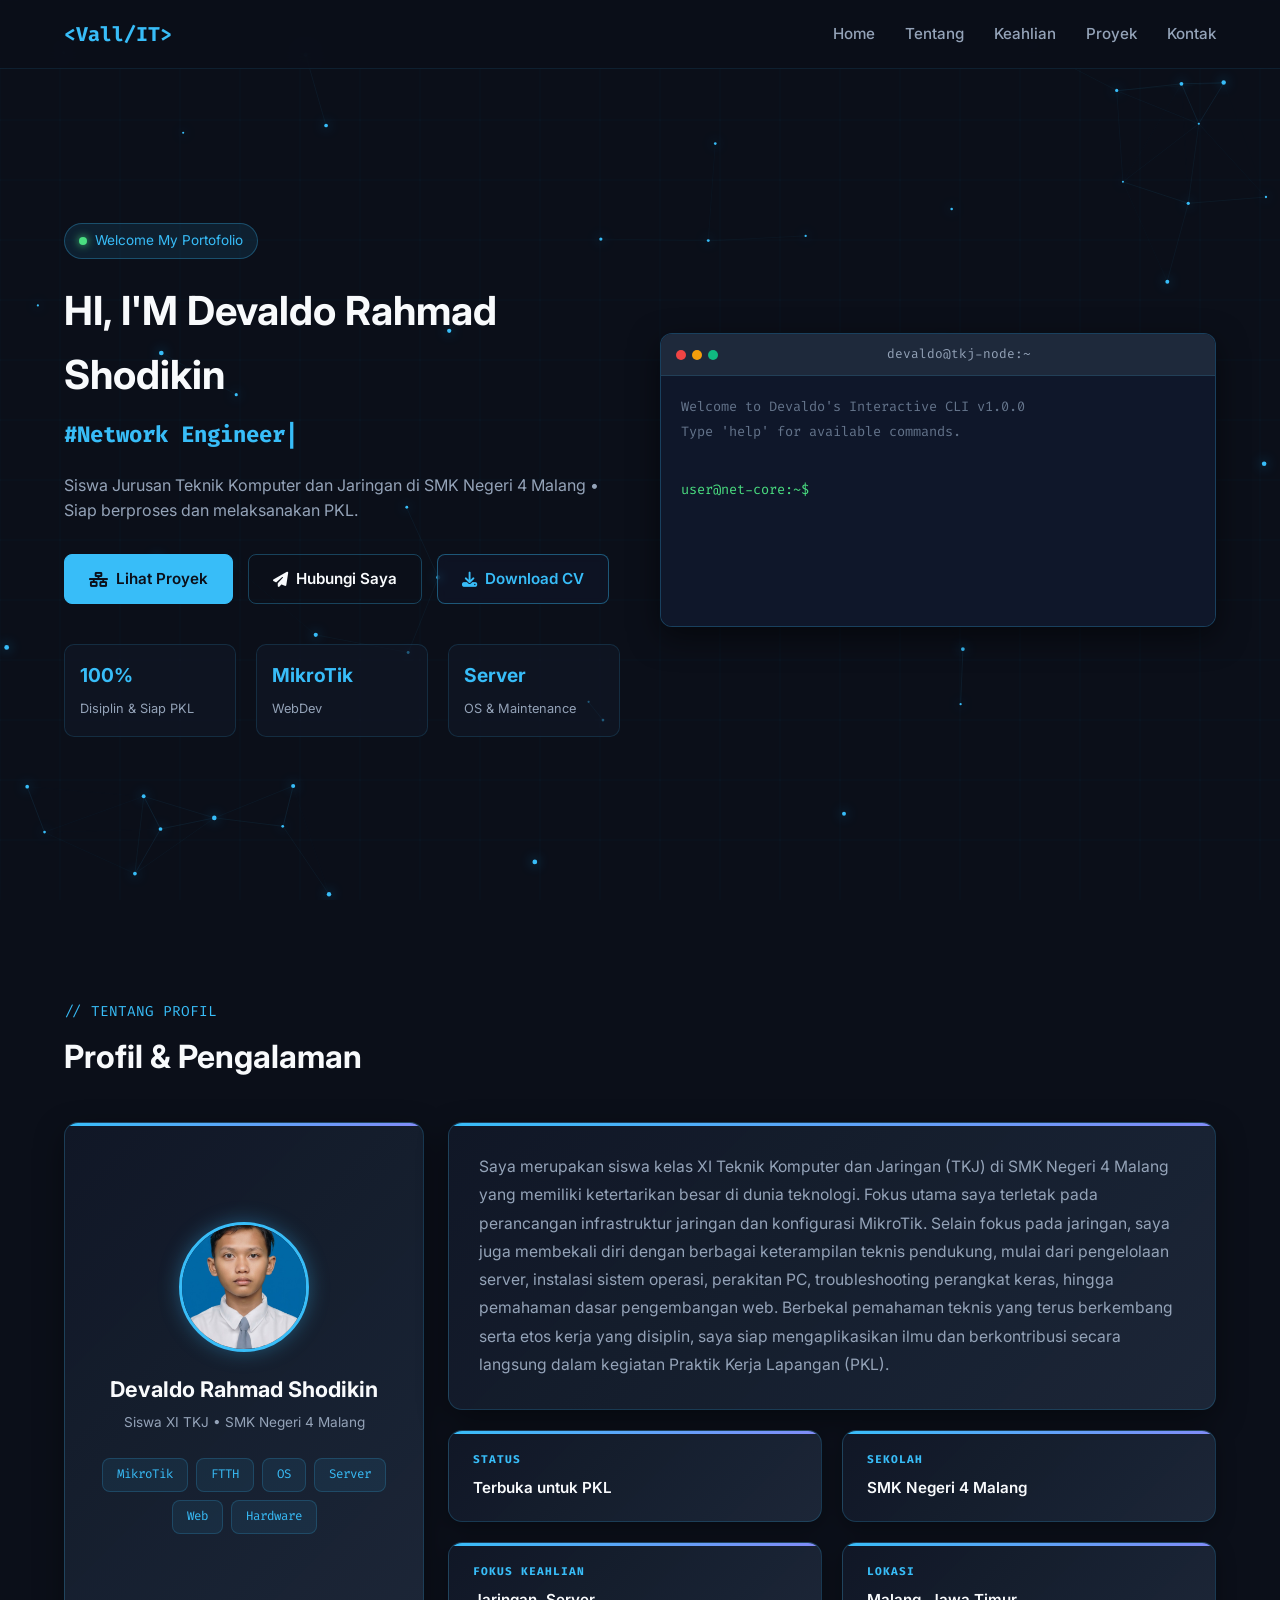
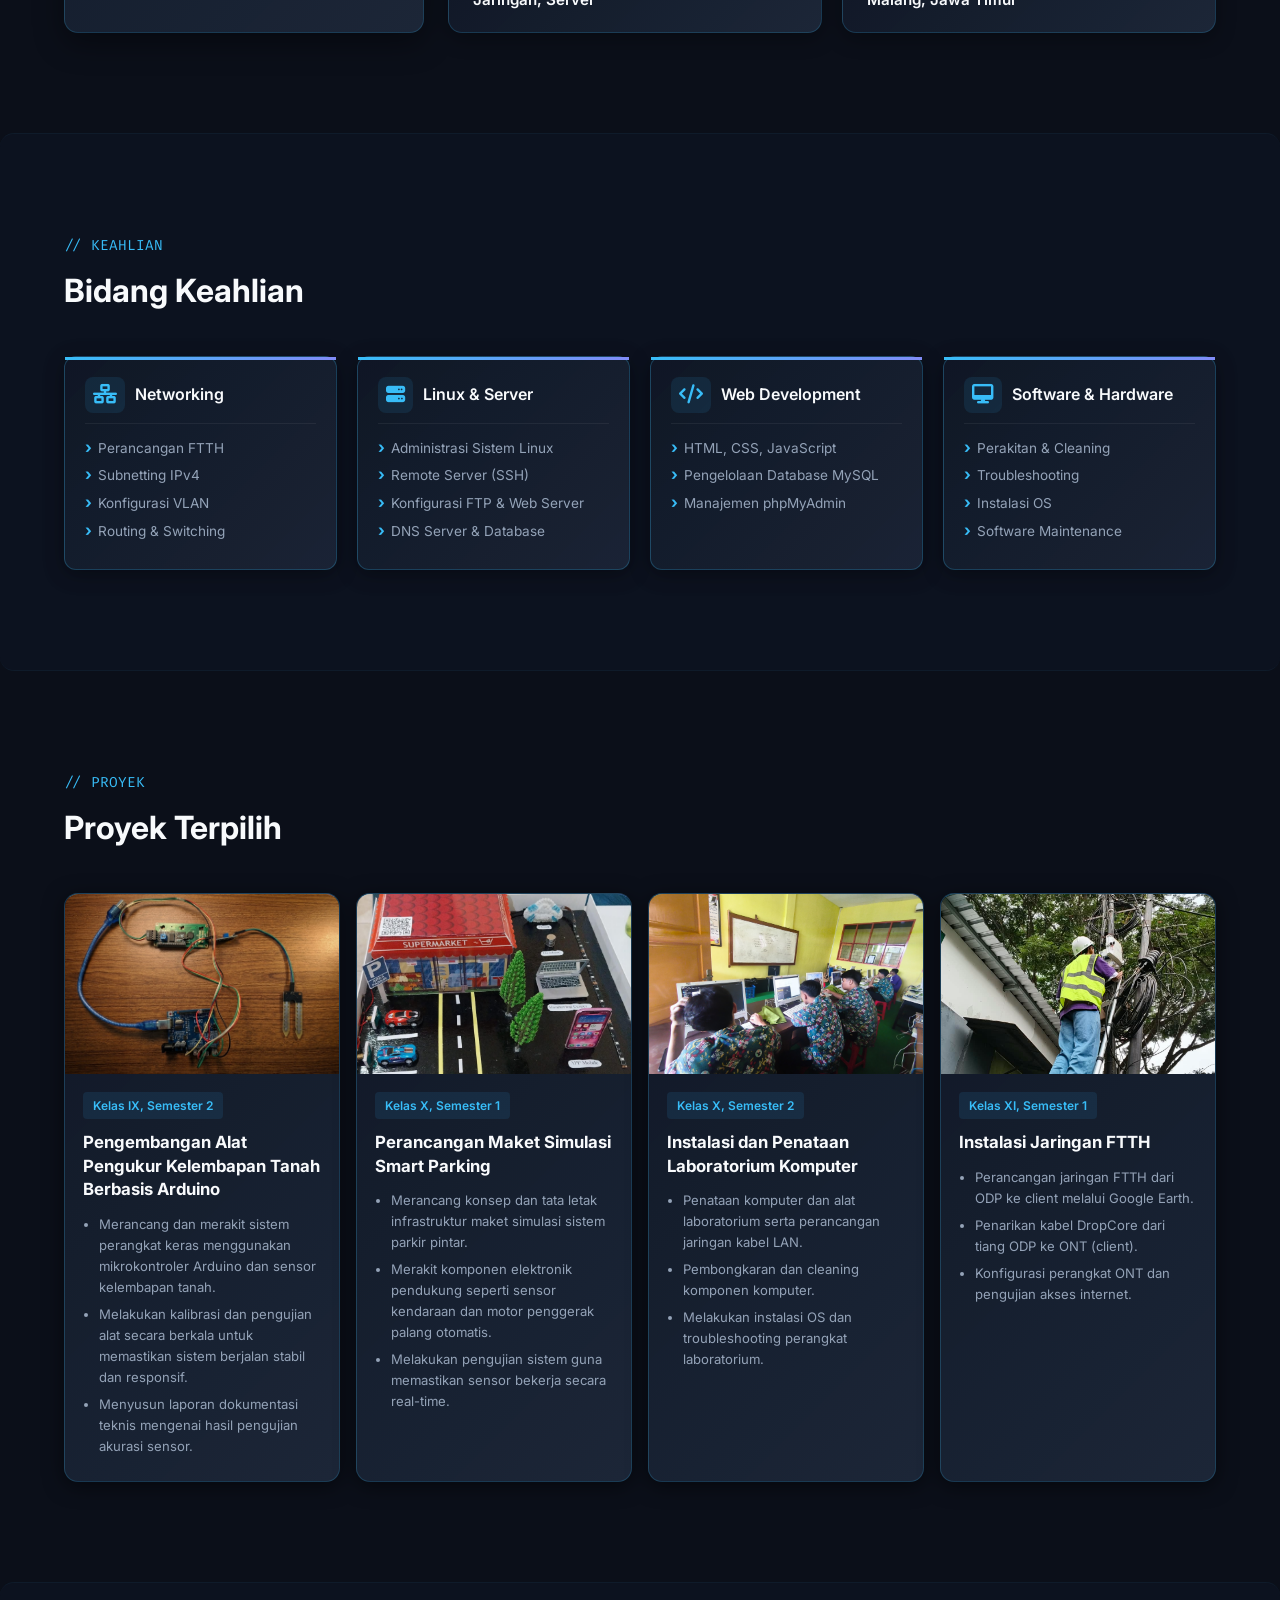
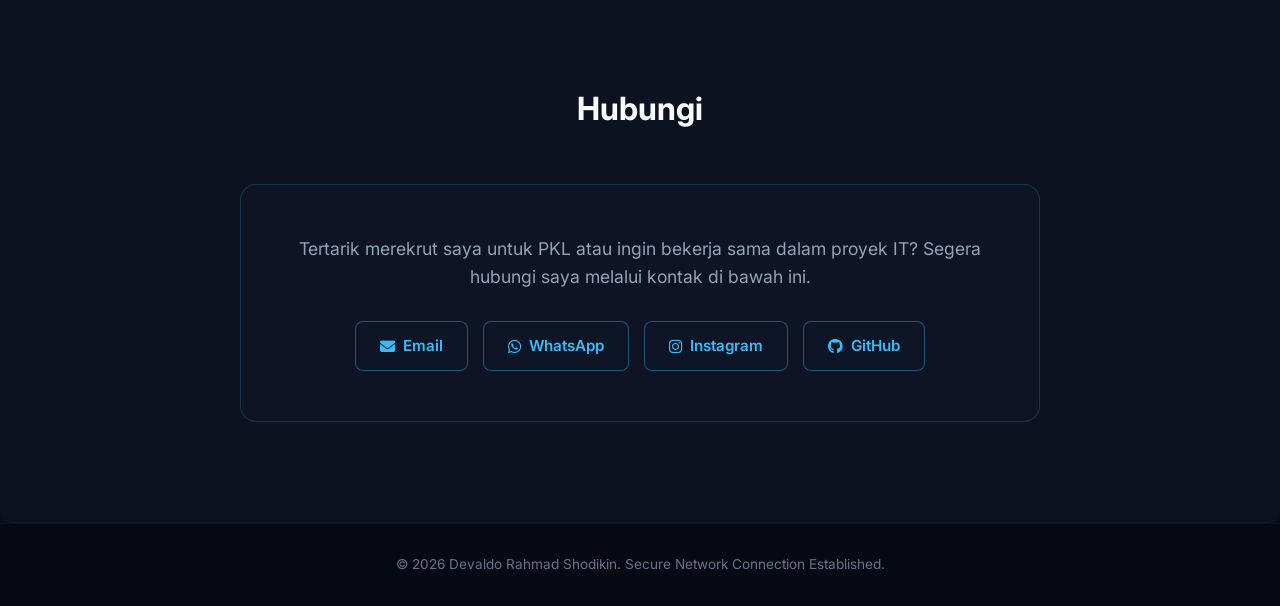
<file: index.html>
<!DOCTYPE html>
<html lang="id">
<head>
    <meta charset="UTF-8">
    <meta name="viewport" content="width=device-width, initial-scale=1.0">
    <meta name="description" content="Portofolio Devaldo Rahmad Shodikin — Siswa TKJ SMKN 4 Malang. Network Engineer, MikroTik, Linux Server, FTTH. Siap PKL.">
    <meta name="theme-color" content="#0b0f19">
    <title>Devaldo // Network & Systems Engineer</title>
    <link rel="stylesheet" href="style.css">
    <link rel="stylesheet" href="https://cdnjs.cloudflare.com/ajax/libs/font-awesome/6.4.0/css/all.min.css" crossorigin="anonymous" referrerpolicy="no-referrer">
    <link rel="preconnect" href="https://fonts.googleapis.com">
    <link rel="preconnect" href="https://fonts.gstatic.com" crossorigin>
    <link href="https://fonts.googleapis.com/css2?family=Inter:wght@300;400;600;700&family=Fira+Code:wght@400;600&display=swap" rel="stylesheet">
</head>
<body>

    <!-- PRELOADER -->
    <div id="cyber-loader" role="status" aria-live="polite" aria-label="Memuat halaman">
        <div class="lightning-flash" id="lightning-effect" aria-hidden="true"></div>
        <div class="loader-content">
            <h1 class="loader-welcome-title">Welcome To My<br>Portofolio Website</h1>
            <div class="loader-sub-info">
                <span>Loading</span>
                <span id="loader-count">0%</span>
            </div>
            <div class="loader-bar">
                <div class="loader-progress" id="loader-bar"></div>
            </div>
        </div>
    </div>

    <canvas id="network-canvas" aria-hidden="true"></canvas>

    <!-- Navbar -->
    <nav class="navbar" aria-label="Navigasi utama">
        <div class="logo">&lt;Vall/IT&gt;</div>
        <button class="nav-toggle" id="nav-toggle" aria-label="Buka menu" aria-expanded="false" aria-controls="nav-links">
            <i class="fas fa-bars" aria-hidden="true"></i>
        </button>
        <ul class="nav-links" id="nav-links">
            <li><a href="#home">Home</a></li>
            <li><a href="#about">Tentang</a></li>
            <li><a href="#skills">Keahlian</a></li>
            <li><a href="#projects">Proyek</a></li>
            <li><a href="#contact">Kontak</a></li>
        </ul>
    </nav>

    <!-- Hero -->
    <section id="home" class="hero">
        <div class="hero-container">
            <div class="hero-content">
                <div class="status-badge">
                    <span class="status-dot"></span> Welcome My Portofolio
                </div>
                <h1>HI, I'M Devaldo Rahmad Shodikin</h1>
                <h2>
                    <span class="typing-text" aria-live="polite"></span><span class="cursor" aria-hidden="true">|</span>
                </h2>
                <p>
                    Siswa Jurusan Teknik Komputer dan Jaringan di SMK Negeri 4 Malang • Siap berproses dan melaksanakan PKL.
                </p>
                <div class="hero-btns">
                    <a href="#projects" class="btn primary"><i class="fas fa-network-wired" aria-hidden="true"></i> Lihat Proyek</a>
                    <a href="#contact" class="btn secondary"><i class="fas fa-paper-plane" aria-hidden="true"></i> Hubungi Saya</a>
                    <a href="CV PKL.pdf" download class="btn btn-outline">
                        <i class="fas fa-download" aria-hidden="true"></i> Download CV
                    </a>
                </div>
                <div class="hero-stats">
                    <div class="stat-item">
                        <span class="stat-number">100%</span>
                        <span class="stat-label">Disiplin & Siap PKL</span>
                    </div>
                    <div class="stat-item">
                        <span class="stat-number">MikroTik</span>
                        <span class="stat-label">WebDev</span>
                    </div>
                    <div class="stat-item">
                        <span class="stat-number">Server</span>
                        <span class="stat-label">OS & Maintenance</span>
                    </div>
                </div>
            </div>

            <div class="hero-visual">
                <div class="code-window">
                    <div class="code-header">
                        <div class="code-dots" aria-hidden="true">
                            <span class="dot-red"></span>
                            <span class="dot-yellow"></span>
                            <span class="dot-green"></span>
                        </div>
                        <div class="code-title">devaldo@tkj-node:~</div>
                    </div>
                    <div class="code-body" id="terminal-body" role="button" tabindex="0" aria-label="Terminal interaktif">
                        <div class="c-dim">Welcome to Devaldo's Interactive CLI v1.0.0</div>
                        <div class="c-dim">Type 'help' for available commands.</div>
                        <br>
                        <div id="terminal-output"></div>
                        <div class="terminal-input-line">
                            <span class="terminal-prompt">user@net-core:~$</span>
                            <input type="text" id="term-input" autocomplete="off" spellcheck="false" aria-label="Input perintah terminal">
                        </div>
                    </div>
                </div>
            </div>
        </div>
    </section>

    <!-- About -->
    <section id="about" class="section">
        <div class="section-kicker">// TENTANG PROFIL</div>
        <h2 class="section-title section-title-left">Profil &amp; Pengalaman</h2>

        <div class="about-grid-layout">
            <div class="profile-main-card">
                <div class="profile-avatar-wrapper">
                    <img src="profil.jpg" alt="Foto Devaldo Rahmad Shodikin" class="profile-img-preview" width="130" height="130" loading="eager" decoding="async">
                </div>
                <div class="profile-info-text">
                    <h3>Devaldo Rahmad Shodikin</h3>
                    <p>Siswa XI TKJ • SMK Negeri 4 Malang</p>
                </div>
                <div class="profile-tags-container">
                    <span class="p-tag-item">MikroTik</span>
                    <span class="p-tag-item">FTTH</span>
                    <span class="p-tag-item">OS</span>
                    <span class="p-tag-item">Server</span>
                    <span class="p-tag-item">Web</span>
                    <span class="p-tag-item">Hardware</span>
                </div>
            </div>

            <div class="about-right-wrapper">
                <div class="about-desc-card">
                    <p>
                        Saya merupakan siswa kelas XI Teknik Komputer dan Jaringan (TKJ) di SMK Negeri 4 Malang yang memiliki ketertarikan besar di dunia teknologi. Fokus utama saya terletak pada perancangan infrastruktur jaringan dan konfigurasi MikroTik. Selain fokus pada jaringan, saya juga membekali diri dengan berbagai keterampilan teknis pendukung, mulai dari pengelolaan server, instalasi sistem operasi, perakitan PC, troubleshooting perangkat keras, hingga pemahaman dasar pengembangan web. Berbekal pemahaman teknis yang terus berkembang serta etos kerja yang disiplin, saya siap mengaplikasikan ilmu dan berkontribusi secara langsung dalam kegiatan Praktik Kerja Lapangan (PKL).
                    </p>
                </div>

                <div class="about-subgrid-4">
                    <div class="sub-info-box">
                        <span class="sub-label">STATUS</span>
                        <span class="sub-value">Terbuka untuk PKL</span>
                    </div>
                    <div class="sub-info-box">
                        <span class="sub-label">SEKOLAH</span>
                        <span class="sub-value">SMK Negeri 4 Malang</span>
                    </div>
                    <div class="sub-info-box">
                        <span class="sub-label">FOKUS KEAHLIAN</span>
                        <span class="sub-value">Jaringan, Server</span>
                    </div>
                    <div class="sub-info-box">
                        <span class="sub-label">LOKASI</span>
                        <span class="sub-value">Malang, Jawa Timur</span>
                    </div>
                </div>
            </div>
        </div>
    </section>

    <!-- Skills -->
    <section id="skills" class="section bg-alt">
        <div class="section-kicker">// KEAHLIAN</div>
        <h2 class="section-title section-title-left">Bidang Keahlian</h2>

        <div class="skills-grid">
            <div class="skill-card">
                <div class="skill-head">
                    <i class="fas fa-network-wired" aria-hidden="true"></i>
                    <h3>Networking</h3>
                </div>
                <ul>
                    <li>Perancangan FTTH</li>
                    <li>Subnetting IPv4</li>
                    <li>Konfigurasi VLAN</li>
                    <li>Routing &amp; Switching</li>
                </ul>
            </div>
            <div class="skill-card">
                <div class="skill-head">
                    <i class="fas fa-server" aria-hidden="true"></i>
                    <h3>Linux &amp; Server</h3>
                </div>
                <ul>
                    <li>Administrasi Sistem Linux</li>
                    <li>Remote Server (SSH)</li>
                    <li>Konfigurasi FTP &amp; Web Server</li>
                    <li>DNS Server &amp; Database</li>
                </ul>
            </div>
            <div class="skill-card">
                <div class="skill-head">
                    <i class="fas fa-code" aria-hidden="true"></i>
                    <h3>Web Development</h3>
                </div>
                <ul>
                    <li>HTML, CSS, JavaScript</li>
                    <li>Pengelolaan Database MySQL</li>
                    <li>Manajemen phpMyAdmin</li>
                </ul>
            </div>
            <div class="skill-card">
                <div class="skill-head">
                    <i class="fas fa-desktop" aria-hidden="true"></i>
                    <h3>Software &amp; Hardware</h3>
                </div>
                <ul>
                    <li>Perakitan &amp; Cleaning</li>
                    <li>Troubleshooting</li>
                    <li>Instalasi OS</li>
                    <li>Software Maintenance</li>
                </ul>
            </div>
        </div>
    </section>

    <!-- Projects -->
    <section id="projects" class="section">
        <div class="section-kicker">// PROYEK</div>
        <h2 class="section-title section-title-left">Proyek Terpilih</h2>

        <div class="projects-grid">
            <article class="project-card">
                <div class="project-card-img-wrapper">
                    <img src="kelembapan tanah.jpg" alt="Alat pengukur kelembapan tanah berbasis Arduino" loading="lazy" decoding="async">
                </div>
                <div class="project-card-content">
                    <span class="project-badge">Kelas IX, Semester 2</span>
                    <h3>Pengembangan Alat Pengukur Kelembapan Tanah Berbasis Arduino</h3>
                    <ul>
                        <li>Merancang dan merakit sistem perangkat keras menggunakan mikrokontroler Arduino dan sensor kelembapan tanah.</li>
                        <li>Melakukan kalibrasi dan pengujian alat secara berkala untuk memastikan sistem berjalan stabil dan responsif.</li>
                        <li>Menyusun laporan dokumentasi teknis mengenai hasil pengujian akurasi sensor.</li>
                    </ul>
                </div>
            </article>

            <article class="project-card">
                <div class="project-card-img-wrapper">
                    <img src="maket.jpg" alt="Maket simulasi smart parking" loading="lazy" decoding="async">
                </div>
                <div class="project-card-content">
                    <span class="project-badge">Kelas X, Semester 1</span>
                    <h3>Perancangan Maket Simulasi Smart Parking</h3>
                    <ul>
                        <li>Merancang konsep dan tata letak infrastruktur maket simulasi sistem parkir pintar.</li>
                        <li>Merakit komponen elektronik pendukung seperti sensor kendaraan dan motor penggerak palang otomatis.</li>
                        <li>Melakukan pengujian sistem guna memastikan sensor bekerja secara real-time.</li>
                    </ul>
                </div>
            </article>

            <article class="project-card">
                <div class="project-card-img-wrapper">
                    <img src="Maintenane.jpg" alt="Instalasi dan penataan laboratorium komputer" loading="lazy" decoding="async">
                </div>
                <div class="project-card-content">
                    <span class="project-badge">Kelas X, Semester 2</span>
                    <h3>Instalasi dan Penataan Laboratorium Komputer</h3>
                    <ul>
                        <li>Penataan komputer dan alat laboratorium serta perancangan jaringan kabel LAN.</li>
                        <li>Pembongkaran dan cleaning komponen komputer.</li>
                        <li>Melakukan instalasi OS dan troubleshooting perangkat laboratorium.</li>
                    </ul>
                </div>
            </article>

            <article class="project-card">
                <div class="project-card-img-wrapper">
                    <img src="ftth.jpg" alt="Instalasi jaringan FTTH" loading="lazy" decoding="async">
                </div>
                <div class="project-card-content">
                    <span class="project-badge">Kelas XI, Semester 1</span>
                    <h3>Instalasi Jaringan FTTH</h3>
                    <ul>
                        <li>Perancangan jaringan FTTH dari ODP ke client melalui Google Earth.</li>
                        <li>Penarikan kabel DropCore dari tiang ODP ke ONT (client).</li>
                        <li>Konfigurasi perangkat ONT dan pengujian akses internet.</li>
                    </ul>
                </div>
            </article>
        </div>
    </section>

    <!-- Contact -->
    <section id="contact" class="section bg-alt">
        <h2 class="section-title">Hubungi</h2>
        <div class="contact-box">
            <p>Tertarik merekrut saya untuk PKL atau ingin bekerja sama dalam proyek IT? Segera hubungi saya melalui kontak di bawah ini.</p>
            <div class="social-links">
                <a href="mailto:valldo828@gmail.com" class="btn-outline">
                    <i class="fas fa-envelope" aria-hidden="true"></i> Email
                </a>
                <a href="https://wa.me/6289660930206?text=Halo%20Devaldo,%20saya%20tertarik%20untuk%20berdiskusi." target="_blank" rel="noopener noreferrer" class="btn-outline">
                    <i class="fab fa-whatsapp" aria-hidden="true"></i> WhatsApp
                </a>
                <a href="https://instagram.com/vaalll_aaee" target="_blank" rel="noopener noreferrer" class="btn-outline">
                    <i class="fab fa-instagram" aria-hidden="true"></i> Instagram
                </a>
                <a href="https://github.com/Devaldoo" target="_blank" rel="noopener noreferrer" class="btn-outline">
                    <i class="fab fa-github" aria-hidden="true"></i> GitHub
                </a>
            </div>
        </div>
    </section>

    <footer>
        <p>&copy; <span id="year">2026</span> Devaldo Rahmad Shodikin. Secure Network Connection Established.</p>
    </footer>

    <script>
    (function () {
        'use strict';

        var reduceMotion = window.matchMedia('(prefers-reduced-motion: reduce)').matches;

        /* ============ 1. PRELOADER ============ */
        (function initLoader() {
            var countElement = document.getElementById('loader-count');
            var barElement = document.getElementById('loader-bar');
            var loader = document.getElementById('cyber-loader');
            var lightning = document.getElementById('lightning-effect');
            var finished = false;

            function finish() {
                if (finished) return;
                finished = true;
                if (countElement) countElement.textContent = '100%';
                if (barElement) barElement.style.width = '100%';
                setTimeout(function () { if (loader) loader.classList.add('loaded'); }, 350);
            }

            if (!countElement || !barElement || !loader) { if (loader) loader.classList.add('loaded'); return; }

            // Fallback: jika JS error / lambat, paksa hilang setelah 4 detik
            var fallback = setTimeout(finish, 4000);
            var count = 0;

            if (reduceMotion) { clearTimeout(fallback); finish(); return; }

            var counter = setInterval(function () {
                count += Math.floor(Math.random() * 6) + 2;
                if (count >= 80 && lightning && !lightning.classList.contains('activate-lightning')) {
                    lightning.classList.add('activate-lightning');
                }
                if (count >= 100) {
                    clearInterval(counter);
                    clearTimeout(fallback);
                    finish();
                    return;
                }
                countElement.textContent = count + '%';
                barElement.style.width = count + '%';
            }, 35);
        })();

        /* ============ 2. NAVBAR MOBILE ============ */
        (function initNav() {
            var toggle = document.getElementById('nav-toggle');
            var links = document.getElementById('nav-links');
            if (!toggle || !links) return;
            toggle.addEventListener('click', function () {
                var open = links.classList.toggle('open');
                toggle.setAttribute('aria-expanded', open ? 'true' : 'false');
                toggle.setAttribute('aria-label', open ? 'Tutup menu' : 'Buka menu');
                var icon = toggle.querySelector('i');
                if (icon) icon.className = open ? 'fas fa-times' : 'fas fa-bars';
            });
            links.querySelectorAll('a').forEach(function (a) {
                a.addEventListener('click', function () {
                    links.classList.remove('open');
                    toggle.setAttribute('aria-expanded', 'false');
                    var icon = toggle.querySelector('i');
                    if (icon) icon.className = 'fas fa-bars';
                });
            });
        })();

        /* ============ 3. SCROLL REVEAL ============ */
        if (!reduceMotion && 'IntersectionObserver' in window) {
            var observer = new IntersectionObserver(function (entries) {
                entries.forEach(function (entry) {
                    if (entry.isIntersecting) {
                        entry.target.classList.add('show-on-scroll');
                        observer.unobserve(entry.target);
                    }
                });
            }, { threshold: 0.1 });
            document.querySelectorAll('.section, .skill-card, .project-card, .sub-info-box').forEach(function (el) {
                el.classList.add('hide-before-scroll');
                observer.observe(el);
            });
        }

        /* ============ 4. TYPING EFFECT ============ */
        (function initTyping() {
            var el = document.querySelector('.typing-text');
            if (!el) return;
            var words = ['#Network Engineer', '#Systems Administrator', '#Configuration Mikrotik', '#Web Development'];
            var i = 0, timer = null, paused = false;

            function type() {
                if (paused) return;
                var word = words[i].split('');
                (function loop() {
                    if (paused) return;
                    if (word.length > 0) {
                        el.innerHTML += word.shift();
                        timer = setTimeout(loop, 80);
                    } else {
                        timer = setTimeout(erase, 2000);
                    }
                })();
            }
            function erase() {
                if (paused) return;
                var word = words[i].split('');
                (function loop() {
                    if (paused) return;
                    if (word.length > 0) {
                        word.pop();
                        el.innerHTML = word.join('');
                        timer = setTimeout(loop, 40);
                    } else {
                        i = (i + 1) % words.length;
                        timer = setTimeout(type, 400);
                    }
                })();
            }

            document.addEventListener('visibilitychange', function () {
                paused = document.hidden;
                if (!paused) { clearTimeout(timer); type(); }
            });

            if (!reduceMotion) type();
            else el.innerHTML = words[0];
        })();

        /* ============ 5. TERMINAL INTERAKTIF ============ */
        (function initTerminal() {
            var termInput = document.getElementById('term-input');
            var termOutput = document.getElementById('terminal-output');
            var termBody = document.getElementById('terminal-body');
            if (!termInput || !termOutput || !termBody) return;

            var commands = {
                'help': 'Perintah tersedia: <span class="c-accent">whoami</span>, <span class="c-accent">skills</span>, <span class="c-accent">pkl</span>, <span class="c-accent">school</span>, <span class="c-accent">hardware</span>, <span class="c-accent">mikrotik</span>, <span class="c-accent">linux</span>, <span class="c-accent">ftth</span>, <span class="c-accent">contact</span>, <span class="c-accent">ping</span>, <span class="c-accent">clear</span>',
                'whoami': 'Devaldo Rahmad Shodikin — Siswa XI TKJ SMKN 4 Malang. Disiplin & siap PKL.',
                'skills': 'Keahlian Utama: MikroTik Routing, Linux Server Admin, FTTH Topology Design, & Hardware Assembly.',
                'pkl': 'Status: <span class="c-ok">[READY]</span> Sangat siap mengaplikasikan ilmu dan berdedikasi tinggi dalam kegiatan Praktik Kerja Lapangan (PKL).',
                'school': 'Instansi: SMK Negeri 4 Malang | Jurusan: Teknik Komputer & Jaringan (TKJ).',
                'hardware': 'Hardware & OS: Perakitan PC profesional, manajemen komponen AMD Ryzen, instalasi OS Windows/Linux, & diagnostik perangkat.',
                'mikrotik': 'MikroTik: Konfigurasi routing statis/dinamis, VLAN switching, manajemen bandwidth, & firewall filtering.',
                'linux': 'Linux & Server: Manajemen file server berbasis Samba, bash scripting, uji lab keamanan, & administrasi sistem.',
                'ftth': 'FTTH (GPON): Perancangan jaringan serat optik, pemetaan topologi (STO, ODC, ODP), dan penyambungan kabel optik.',
                'contact': 'Email: valldo828@gmail.com | GitHub: @Devaldoo | WhatsApp: 089660930206'
            };

            function scrollBottom() { termBody.scrollTop = termBody.scrollHeight; }

            function append(html, color) {
                var div = document.createElement('div');
                div.style.marginTop = '6px';
                if (color) div.style.color = color;
                div.innerHTML = html;
                termOutput.appendChild(div);
                scrollBottom();
            }

            termBody.addEventListener('click', function () { termInput.focus(); });
            termBody.addEventListener('keydown', function (e) {
                if (e.key === 'Enter' || e.key === ' ') { e.preventDefault(); termInput.focus(); }
            });

            termInput.addEventListener('keydown', function (e) {
                if (e.key !== 'Enter') return;
                var raw = this.value;
                var inputVal = raw.trim().toLowerCase();

                append('<span class="c-prompt">devaldo@net-core:~$</span> ' + raw.replace(/[<>&]/g, function (c) {
                    return { '<': '&lt;', '>': '&gt;', '&': '&amp;' }[c];
                }));

                if (inputVal === 'clear') {
                    termOutput.innerHTML = '';
                } else if (inputVal === 'ping') {
                    append('PING gateway.core.net (192.168.1.1) 56(84) bytes of data.', '#94a3b8');
                    var seq = [
                        { t: 400,  msg: '64 bytes from 192.168.1.1: icmp_seq=1 ttl=64 time=0.412 ms' },
                        { t: 900,  msg: '64 bytes from 192.168.1.1: icmp_seq=2 ttl=64 time=0.389 ms' },
                        { t: 1400, msg: '--- gateway.core.net ping statistics ---<br>3 packets transmitted, 3 received, 0% packet loss, time 2004ms [STABLE]', ok: true }
                    ];
                    seq.forEach(function (s) {
                        setTimeout(function () { append(s.msg, s.ok ? '#4ade80' : '#94a3b8'); }, s.t);
                    });
                } else if (commands[inputVal]) {
                    append(commands[inputVal], '#94a3b8');
                } else if (inputVal !== '') {
                    var safe = inputVal.replace(/[<>&]/g, '');
                    append("Command not found: '" + safe + "'. Type 'help' for options.", '#ef4444');
                }
                this.value = '';
                scrollBottom();
            });
        })();

        /* ============ 6. CANVAS NETWORK ============ */
        (function initCanvas() {
            var canvas = document.getElementById('network-canvas');
            if (!canvas || reduceMotion) return;
            var ctx = canvas.getContext('2d');
            var nodes = [];
            var dpr = Math.min(window.devicePixelRatio || 1, 2);

            function resize() {
                canvas.width = window.innerWidth * dpr;
                canvas.height = window.innerHeight * dpr;
                canvas.style.width = window.innerWidth + 'px';
                canvas.style.height = window.innerHeight + 'px';
                ctx.setTransform(dpr, 0, 0, dpr, 0, 0);
                buildNodes();
            }

            function buildNodes() {
                var w = window.innerWidth, h = window.innerHeight;
                var target = Math.min(Math.floor(w / 25), 80);
                nodes = [];
                for (var i = 0; i < target; i++) {
                    nodes.push({
                        x: Math.random() * w,
                        y: Math.random() * h,
                        vx: (Math.random() - 0.5) * 0.7,
                        vy: (Math.random() - 0.5) * 0.7,
                        r: Math.random() * 1.5 + 1
                    });
                }
            }

            function animate() {
                var w = window.innerWidth, h = window.innerHeight;
                ctx.clearRect(0, 0, w, h);

                // Grid
                ctx.strokeStyle = 'rgba(56, 189, 248, 0.03)';
                ctx.lineWidth = 1;
                for (var x = 0; x < w; x += 60) {
                    ctx.beginPath(); ctx.moveTo(x, 0); ctx.lineTo(x, h); ctx.stroke();
                }
                for (var y = 0; y < h; y += 60) {
                    ctx.beginPath(); ctx.moveTo(0, y); ctx.lineTo(w, y); ctx.stroke();
                }

                // Nodes
                for (var i = 0; i < nodes.length; i++) {
                    var n = nodes[i];
                    n.x += n.vx; n.y += n.vy;
                    if (n.x < 0 || n.x > w) n.vx *= -1;
                    if (n.y < 0 || n.y > h) n.vy *= -1;

                    ctx.beginPath();
                    ctx.arc(n.x, n.y, n.r, 0, Math.PI * 2);
                    ctx.fillStyle = '#38bdf8';
                    ctx.shadowBlur = 12;
                    ctx.shadowColor = '#0284c7';
                    ctx.fill();
                    ctx.shadowBlur = 0;

                    for (var j = i + 1; j < nodes.length; j++) {
                        var m = nodes[j];
                        var dx = n.x - m.x, dy = n.y - m.y;
                        var dist = Math.sqrt(dx * dx + dy * dy);
                        if (dist < 130) {
                            ctx.beginPath();
                            ctx.moveTo(n.x, n.y);
                            ctx.lineTo(m.x, m.y);
                            ctx.strokeStyle = 'rgba(56, 189, 248, ' + (0.18 * (1 - dist / 130)) + ')';
                            ctx.lineWidth = 0.8;
                            ctx.stroke();
                        }
                    }
                }
                requestAnimationFrame(animate);
            }

            resize();
            var resizeTimer;
            window.addEventListener('resize', function () {
                clearTimeout(resizeTimer);
                resizeTimer = setTimeout(resize, 150);
            });
            animate();
        })();

        /* ============ 7. YEAR ============ */
        var y = document.getElementById('year');
        if (y) y.textContent = new Date().getFullYear();
    })();
    </script>
</body>
</html>
</file>
<file: style.css>
/* ==========================================
   RESET & VARIABEL
========================================== */
*, *::before, *::after {
    margin: 0;
    padding: 0;
    box-sizing: border-box;
}

:root {
    --bg: #0b0f19;
    --bg-alt: rgba(15, 23, 42, 0.4);
    --surface: #111827;
    --surface-2: #1e293b;
    --accent: #38bdf8;
    --accent-dark: #0284c7;
    --accent-soft: rgba(56, 189, 248, 0.15);
    --text: #f8fafc;
    --text-muted: #94a3b8;
    --text-dim: #64748b;
    --ok: #4ade80;
    --danger: #ef4444;
    --radius: 14px;
    --font-mono: 'Fira Code', monospace;
}

html {
    scroll-behavior: smooth;
    scroll-padding-top: 90px;
}

body {
    background-color: var(--bg);
    color: var(--text);
    font-family: 'Inter', sans-serif;
    line-height: 1.6;
    overflow-x: hidden;
}

img { max-width: 100%; display: block; }
a { color: inherit; }

/* Canvas background */
#network-canvas {
    position: fixed;
    inset: 0;
    z-index: -1;
    pointer-events: none;
}

/* ==========================================
   NAVBAR
========================================== */
.navbar {
    position: fixed;
    top: 0; left: 0;
    width: 100%;
    display: flex;
    justify-content: space-between;
    align-items: center;
    padding: 18px 5%;
    background: rgba(11, 15, 25, 0.85);
    backdrop-filter: blur(10px);
    -webkit-backdrop-filter: blur(10px);
    z-index: 1000;
    border-bottom: 1px solid rgba(56, 189, 248, 0.1);
}

.logo {
    font-family: var(--font-mono);
    font-size: 1.25rem;
    font-weight: 700;
    color: var(--accent);
}

.nav-links {
    list-style: none;
    display: flex;
    gap: 30px;
}

.nav-links a {
    text-decoration: none;
    color: var(--text-muted);
    font-size: 0.95rem;
    font-weight: 500;
    transition: color 0.3s ease;
    position: relative;
}

.nav-links a::after {
    content: '';
    position: absolute;
    left: 0; bottom: -6px;
    width: 0; height: 2px;
    background: var(--accent);
    transition: width 0.3s ease;
}

.nav-links a:hover { color: var(--accent); }
.nav-links a:hover::after { width: 100%; }

/* Hamburger Menu (Mobile) */
.nav-toggle {
    display: none;
    background: transparent;
    border: none;
    color: var(--accent);
    font-size: 1.5rem;
    cursor: pointer;
    padding: 5px;
}

/* ==========================================
   HERO SECTION
========================================== */
.hero {
    min-height: 100vh;
    display: flex;
    align-items: center;
    padding: 120px 5% 60px 5%;
}

.hero-container {
    display: grid;
    grid-template-columns: 1fr 1fr;
    gap: 40px;
    align-items: center;
    max-width: 1250px;
    margin: 0 auto;
    width: 100%;
}

.status-badge {
    display: inline-flex;
    align-items: center;
    gap: 8px;
    background: rgba(56, 189, 248, 0.1);
    border: 1px solid rgba(56, 189, 248, 0.3);
    padding: 6px 14px;
    border-radius: 20px;
    font-size: 0.85rem;
    color: var(--accent);
    margin-bottom: 20px;
}

.status-dot {
    width: 8px; height: 8px;
    background-color: var(--ok);
    border-radius: 50%;
    box-shadow: 0 0 8px var(--ok);
}

.hero-content h1 {
    font-size: 2.5rem;
    font-weight: 700;
    margin-bottom: 10px;
    color: var(--text);
}

.hero-content h2 {
    font-size: 1.4rem;
    color: var(--accent);
    font-family: var(--font-mono);
    margin-bottom: 20px;
    min-height: 2rem;
}

.cursor { animation: blink 1s infinite; }
@keyframes blink {
    0%, 100% { opacity: 1; }
    50% { opacity: 0; }
}

.hero-content p {
    color: var(--text-muted);
    line-height: 1.6;
    margin-bottom: 30px;
    font-size: 1rem;
}

/* Tombol */
.hero-btns {
    display: flex;
    gap: 15px;
    margin-bottom: 40px;
    flex-wrap: wrap;
}

.btn, .btn-outline {
    padding: 12px 24px;
    border-radius: 8px;
    font-weight: 600;
    text-decoration: none;
    display: inline-flex;
    align-items: center;
    justify-content: center;
    gap: 8px;
    transition: all 0.3s ease;
    font-size: 0.95rem;
    cursor: pointer;
}

.btn.primary {
    background-color: var(--accent);
    color: var(--bg);
    border: 1px solid var(--accent);
}
.btn.primary:hover {
    background-color: var(--accent-dark);
    color: #fff;
    box-shadow: 0 0 15px rgba(56, 189, 248, 0.4);
}

.btn.secondary {
    background: transparent;
    border: 1px solid rgba(56, 189, 248, 0.3);
    color: var(--text);
}
.btn.secondary:hover {
    background: rgba(56, 189, 248, 0.1);
    border-color: var(--accent);
}

.btn-outline {
    color: var(--accent);
    background: rgba(15, 23, 42, 0.6);
    border: 1px solid rgba(56, 189, 248, 0.4);
    backdrop-filter: blur(4px);
}
.btn-outline:hover {
    background: rgba(56, 189, 248, 0.15);
    border-color: var(--accent);
    color: #ffffff;
    box-shadow: 0 0 15px rgba(56, 189, 248, 0.4);
    transform: translateY(-2px);
}

/* Statistik Hero */
.hero-stats {
    display: grid;
    grid-template-columns: repeat(3, 1fr);
    gap: 20px;
}

.stat-item {
    background: rgba(17, 24, 39, 0.6);
    border: 1px solid rgba(56, 189, 248, 0.15);
    padding: 15px;
    border-radius: 10px;
}

.stat-number {
    display: block;
    font-size: 1.2rem;
    font-weight: 700;
    color: var(--accent);
    margin-bottom: 4px;
}

.stat-label {
    font-size: 0.8rem;
    color: var(--text-muted);
}

/* ==========================================
   TERMINAL VISUAL
========================================== */
.code-window {
    background: #0f172a;
    border: 1px solid rgba(56, 189, 248, 0.25);
    border-radius: 12px;
    box-shadow: 0 10px 30px rgba(0, 0, 0, 0.5);
    overflow: hidden;
}

.code-header {
    background: var(--surface-2);
    padding: 10px 15px;
    display: flex;
    align-items: center;
    border-bottom: 1px solid rgba(56, 189, 248, 0.15);
}

.code-dots {
    display: flex;
    gap: 6px;
}

.dot-red, .dot-yellow, .dot-green {
    width: 10px; height: 10px;
    border-radius: 50%;
}
.dot-red { background-color: var(--danger); }
.dot-yellow { background-color: #f59e0b; }
.dot-green { background-color: #10b981; }

.code-title {
    margin: 0 auto;
    font-family: var(--font-mono);
    font-size: 0.8rem;
    color: var(--text-muted);
}

#terminal-body {
    padding: 20px;
    cursor: text;
    min-height: 250px;
    max-height: 320px;
    overflow-y: auto;
    font-family: var(--font-mono);
    font-size: 0.85rem;
    color: var(--text);
    background-color: #0f172a;
}

#terminal-body::-webkit-scrollbar { width: 6px; }
#terminal-body::-webkit-scrollbar-thumb { background: rgba(56, 189, 248, 0.3); border-radius: 3px; }

.c-dim { color: var(--text-dim); margin-bottom: 4px; }
.c-accent { color: var(--accent); }
.c-prompt { color: var(--ok); }
.c-ok { color: var(--ok); }

.terminal-input-line {
    display: flex;
    align-items: center;
    gap: 8px;
    margin-top: 10px;
    width: 100%;
}

.terminal-prompt {
    color: var(--ok);
    font-family: var(--font-mono);
    font-size: 0.85rem;
    white-space: nowrap;
}

#term-input {
    background: transparent;
    border: none;
    outline: none;
    color: var(--text);
    font-family: var(--font-mono);
    font-size: 0.85rem;
    flex: 1;
    padding: 0; margin: 0;
}

/* ==========================================
   SECTION GLOBAL
========================================== */
.section {
    padding: 100px 5%;
    max-width: 1350px;
    margin: 0 auto;
}

.section.bg-alt {
    background: var(--bg-alt);
    border-top: 1px solid rgba(56, 189, 248, 0.05);
    border-bottom: 1px solid rgba(56, 189, 248, 0.05);
    border-radius: var(--radius);
}

.section-kicker {
    margin-bottom: 8px;
    color: var(--accent);
    font-family: var(--font-mono);
    font-size: 0.9rem;
}

.section-title {
    font-size: 2rem;
    font-weight: 700;
    text-align: center;
    margin-bottom: 50px;
    color: var(--text);
}

.section-title-left {
    text-align: left;
    margin-bottom: 40px;
}

/* Animasi Scroll Reveal */
.hide-before-scroll {
    opacity: 0;
    transform: translateY(30px);
    transition: opacity 0.6s ease-out, transform 0.6s ease-out;
}
.show-on-scroll {
    opacity: 1;
    transform: translateY(0);
}

/* ==========================================
   ABOUT SECTION (PROFIL)
========================================== */
.about-grid-layout {
    display: grid;
    grid-template-columns: 360px 1fr;
    gap: 24px;
    align-items: stretch;
    max-width: 1200px;
    margin: 0 auto;
}

.profile-main-card, .about-desc-card, .sub-info-box {
    background: linear-gradient(135deg, rgba(17, 24, 39, 0.95), rgba(30, 41, 59, 0.9));
    border: 1px solid rgba(56, 189, 248, 0.2);
    border-radius: var(--radius);
    box-shadow: 0 10px 30px rgba(0, 0, 0, 0.4);
    position: relative;
    overflow: hidden;
    transition: all 0.4s ease;
}

.profile-main-card::before, .about-desc-card::before, .sub-info-box::before, .project-card::before, .skill-card::before {
    content: '';
    position: absolute;
    top: 0; left: 0;
    width: 100%; height: 3px;
    background: linear-gradient(90deg, #38bdf8, #818cf8, #38bdf8);
    background-size: 200% auto;
    animation: borderShimmer 3s linear infinite;
}

@keyframes borderShimmer {
    0% { background-position: 0% center; }
    100% { background-position: 200% center; }
}

.profile-main-card:hover, .about-desc-card:hover, .sub-info-box:hover {
    transform: translateY(-5px);
    border-color: rgba(56, 189, 248, 0.5);
    box-shadow: 0 12px 30px rgba(56, 189, 248, 0.2);
}

.profile-main-card {
    padding: 35px 25px;
    display: flex;
    flex-direction: column;
    align-items: center;
    text-align: center;
    justify-content: center;
}

.profile-avatar-wrapper {
    width: 130px; height: 130px;
    border-radius: 50%;
    overflow: hidden;
    border: 3px solid var(--accent);
    box-shadow: 0 0 20px rgba(56, 189, 248, 0.35);
    margin-bottom: 20px;
    background: var(--surface-2);
}

.profile-img-preview {
    width: 100%; height: 100%;
    object-fit: cover;
}

.profile-info-text h3 {
    font-size: 1.35rem;
    color: var(--text);
    margin-bottom: 6px;
    font-weight: 700;
}

.profile-info-text p {
    font-size: 0.85rem;
    color: var(--text-muted);
    margin-bottom: 24px;
}

.profile-tags-container {
    display: flex;
    flex-wrap: wrap;
    gap: 8px;
    justify-content: center;
}

.p-tag-item {
    background: rgba(56, 189, 248, 0.08);
    color: var(--accent);
    border: 1px solid rgba(56, 189, 248, 0.2);
    padding: 6px 14px;
    border-radius: 8px;
    font-size: 0.78rem;
    font-family: var(--font-mono);
    transition: all 0.3s ease;
}

.p-tag-item:hover {
    background: rgba(56, 189, 248, 0.2);
    box-shadow: 0 0 10px rgba(56, 189, 248, 0.3);
}

.about-right-wrapper {
    display: flex;
    flex-direction: column;
    gap: 20px;
}

.about-desc-card { padding: 30px; }

.about-desc-card p {
    color: var(--text-muted);
    line-height: 1.8;
    font-size: 0.98rem;
}

.about-subgrid-4 {
    display: grid;
    grid-template-columns: repeat(2, 1fr);
    gap: 20px;
}

.sub-info-box {
    padding: 20px 24px;
    box-shadow: 0 6px 20px rgba(0, 0, 0, 0.3);
}

.sub-label {
    display: block;
    font-size: 0.7rem;
    color: var(--accent);
    font-family: var(--font-mono);
    font-weight: 700;
    letter-spacing: 1px;
    margin-bottom: 6px;
}

.sub-value {
    font-size: 0.95rem;
    color: var(--text);
    font-weight: 600;
}

/* ==========================================
   SKILLS SECTION
========================================== */
.skills-grid {
    display: grid;
    grid-template-columns: repeat(auto-fit, minmax(250px, 1fr));
    gap: 20px;
    width: 100%;
}

.skill-card {
    background: linear-gradient(135deg, rgba(17, 24, 39, 0.9), rgba(30, 41, 59, 0.8));
    border: 1px solid rgba(56, 189, 248, 0.25);
    border-radius: 12px;
    padding: 20px;
    box-shadow: 0 4px 20px rgba(0, 0, 0, 0.4);
    transition: all 0.3s ease;
}

.skill-card:hover {
    transform: translateY(-5px);
    border-color: rgba(56, 189, 248, 0.6);
    box-shadow: 0 8px 25px rgba(56, 189, 248, 0.25);
}

.skill-head {
    display: flex;
    align-items: center;
    gap: 10px;
    margin-bottom: 14px;
    border-bottom: 1px solid rgba(255, 255, 255, 0.06);
    padding-bottom: 10px;
}

.skill-head i {
    font-size: 1.2rem;
    color: var(--accent);
    background: rgba(56, 189, 248, 0.1);
    padding: 8px;
    border-radius: 8px;
}

.skill-head h3 {
    font-size: 1rem;
    color: var(--text);
    font-weight: 600;
}

.skill-card ul { list-style: none; }
.skill-card ul li {
    font-size: 0.85rem;
    color: var(--text-muted);
    margin-bottom: 6px;
    display: flex;
    align-items: flex-start;
    gap: 6px;
}
.skill-card ul li::before {
    content: '›';
    color: var(--accent);
    font-weight: bold;
    font-size: 1rem;
    line-height: 1.2;
}

/* ==========================================
   PROJECTS SECTION
========================================== */
.projects-grid {
    display: grid;
    grid-template-columns: repeat(4, 1fr);
    gap: 16px;
    align-items: stretch;
}

.project-card {
    background: linear-gradient(135deg, rgba(17, 24, 39, 0.95), rgba(30, 41, 59, 0.9));
    border: 1px solid rgba(56, 189, 248, 0.2);
    border-radius: var(--radius);
    overflow: hidden;
    display: flex;
    flex-direction: column;
    box-shadow: 0 4px 20px rgba(0, 0, 0, 0.5);
    transition: all 0.4s cubic-bezier(0.165, 0.84, 0.44, 1);
}

.project-card:hover {
    transform: translateY(-8px);
    border-color: rgba(56, 189, 248, 0.6);
    box-shadow: 0 12px 30px rgba(56, 189, 248, 0.25);
}

.project-card-img-wrapper {
    width: 100%;
    height: 180px;
    overflow: hidden;
    position: relative;
    background: var(--surface-2);
}

.project-card-img-wrapper img {
    width: 100%; height: 100%;
    object-fit: cover;
    object-position: center;
    transition: transform 0.5s ease;
}

.project-card:hover .project-card-img-wrapper img {
    transform: scale(1.08);
}

.project-card-content {
    padding: 18px;
    flex: 1;
    display: flex;
    flex-direction: column;
}

.project-badge {
    display: inline-block;
    background: rgba(56, 189, 248, 0.1);
    color: var(--accent);
    padding: 4px 10px;
    border-radius: 4px;
    font-size: 0.75rem;
    font-weight: 600;
    margin-bottom: 12px;
    width: fit-content;
}

.project-card-content h3 {
    font-size: 1.05rem;
    color: var(--text);
    margin-bottom: 12px;
    line-height: 1.4;
    transition: color 0.3s ease;
}

.project-card:hover .project-card-content h3 {
    color: var(--accent);
}

.project-card-content ul {
    list-style-type: disc;
    padding-left: 16px;
    color: var(--text-muted);
    font-size: 0.82rem;
    line-height: 1.6;
}

.project-card-content ul li { margin-bottom: 6px; }

/* ==========================================
   CONTACT & FOOTER
========================================== */
.contact-box {
    background: rgba(17, 24, 39, 0.6);
    border: 1px solid rgba(56, 189, 248, 0.2);
    border-radius: 16px;
    padding: 50px;
    text-align: center;
    max-width: 800px;
    margin: 0 auto;
}

.contact-box p {
    color: var(--text-muted);
    font-size: 1.1rem;
    margin-bottom: 30px;
}

.social-links {
    display: flex;
    justify-content: center;
    gap: 15px;
    flex-wrap: wrap;
}

footer {
    text-align: center;
    padding: 30px;
    background: #070a12;
    color: var(--text-dim);
    font-size: 0.85rem;
    border-top: 1px solid rgba(56, 189, 248, 0.05);
}

/* ==========================================
   PRELOADER & EFEK PETIR (CSS MURNI)
========================================== */
#cyber-loader {
    position: fixed;
    inset: 0;
    background: #050811;
    z-index: 99999;
    display: flex;
    justify-content: center;
    align-items: center;
    overflow: hidden;
    transition: opacity 0.5s ease, visibility 0.5s ease;
}

#cyber-loader.loaded {
    opacity: 0;
    visibility: hidden;
}

.loader-content {
    text-align: center;
    font-family: var(--font-mono);
    position: relative;
    z-index: 10;
}

.loader-welcome-title {
    color: #ffffff;
    font-size: 32px;
    font-weight: 700;
    line-height: 1.3;
    margin-bottom: 20px;
    text-shadow: 0 0 20px rgba(56, 189, 248, 0.8);
}

.loader-sub-info {
    display: flex;
    justify-content: space-between;
    align-items: center;
    color: var(--accent);
    font-size: 14px;
    letter-spacing: 2px;
    margin-bottom: 8px;
    width: 250px;
    margin-left: auto;
    margin-right: auto;
}

.loader-bar {
    width: 250px;
    height: 4px;
    background: rgba(255, 255, 255, 0.1);
    margin: 0 auto;
    border-radius: 2px;
    overflow: hidden;
}

.loader-progress {
    width: 0%;
    height: 100%;
    background: var(--accent);
    box-shadow: 0 0 10px var(--accent);
    transition: width 0.05s linear;
}

/* Efek Petir */
.lightning-flash {
    position: absolute;
    inset: 0;
    background: #38bdf8;
    opacity: 0;
    z-index: 5;
    pointer-events: none;
    mix-blend-mode: screen;
}

.activate-lightning {
    animation: strikeAnim 0.7s ease-in-out;
}

@keyframes strikeAnim {
    0% { opacity: 0; }
    10% { opacity: 0.8; }
    15% { opacity: 0.1; }
    25% { opacity: 1; }
    30% { opacity: 0.2; }
    45% { opacity: 0.9; }
    60% { opacity: 0; }
    100% { opacity: 0; }
}

/* ==========================================
   RESPONSIVE DESIGN
========================================== */
@media (max-width: 1024px) {
    .hero-container { grid-template-columns: 1fr; gap: 50px; }
    .about-grid-layout { grid-template-columns: 1fr; }
    .projects-grid { grid-template-columns: repeat(2, 1fr); }
}

@media (max-width: 768px) {
    .nav-toggle { display: block; }
    
    .nav-links {
        position: absolute;
        top: 100%;
        left: 0;
        width: 100%;
        background: rgba(11, 15, 25, 0.98);
        flex-direction: column;
        align-items: center;
        padding: 20px 0;
        gap: 20px;
        border-bottom: 1px solid rgba(56, 189, 248, 0.2);
        clip-path: polygon(0 0, 100% 0, 100% 0, 0 0);
        transition: clip-path 0.3s ease;
    }
    
    .nav-links.open {
        clip-path: polygon(0 0, 100% 0, 100% 100%, 0 100%);
    }

    .hero-btns { flex-direction: column; width: 100%; }
    .hero-btns .btn, .hero-btns .btn-outline { width: 100%; }
    
    .hero-stats { grid-template-columns: repeat(3, 1fr); gap: 10px; }
    .stat-item { padding: 10px; text-align: center; }
    .stat-number { font-size: 1rem; }
    .stat-label { font-size: 0.7rem; }
}

@media (max-width: 640px) {
    .projects-grid { grid-template-columns: 1fr; }
    .skills-grid { grid-template-columns: 1fr; }
    .about-subgrid-4 { grid-template-columns: 1fr; }
    
    .hero-content h1 { font-size: 1.8rem; }
    .hero-content h2 { font-size: 1.1rem; }
    
    .section { padding: 60px 5%; }
    .contact-box { padding: 30px 20px; }
}
</file>
